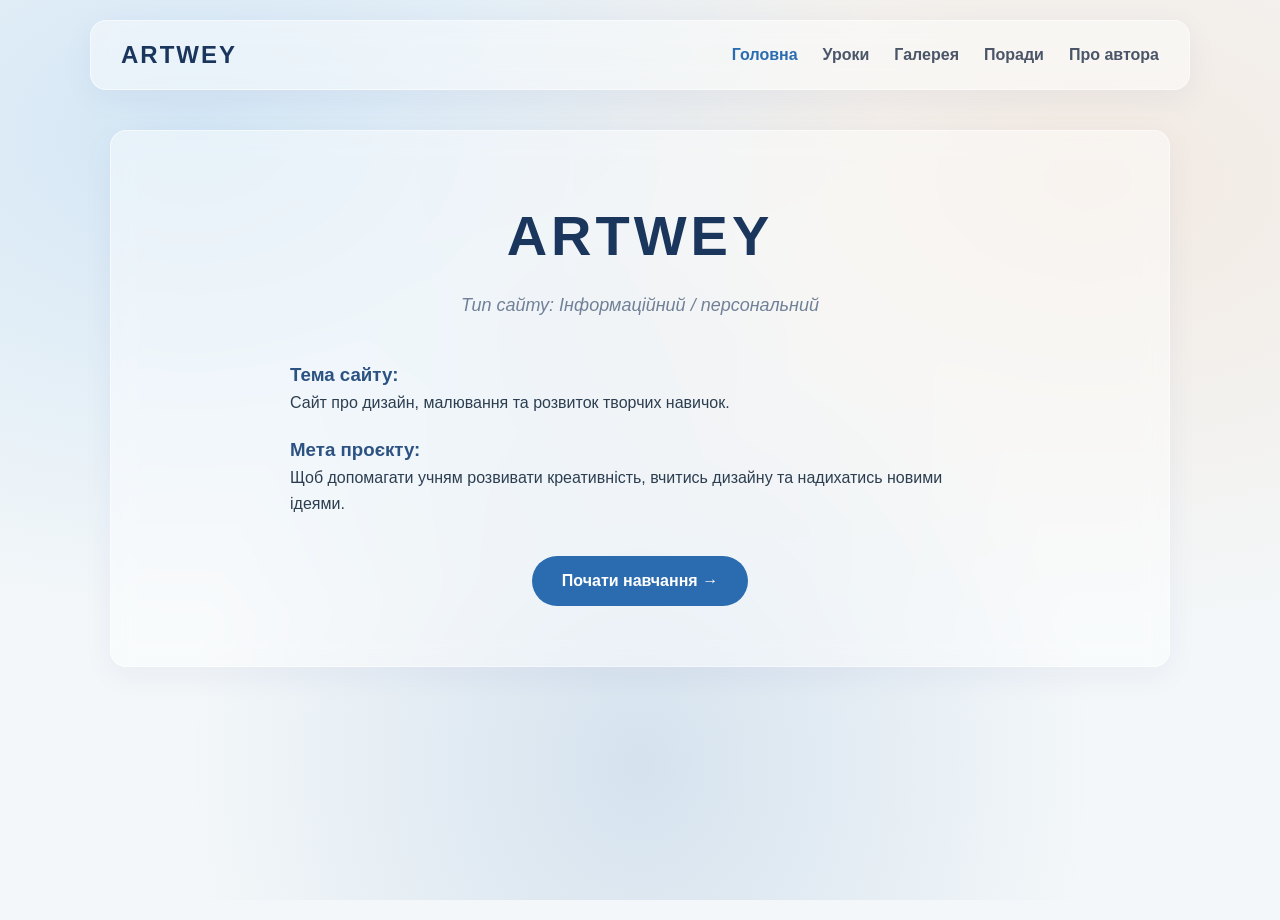
<file: index.html>
<!DOCTYPE html>
<html lang="uk">
<head>
    <meta charset="UTF-8">
    <meta name="viewport" content="width=device-width, initial-scale=1.0">
    <title>ARTWEY | Головна</title>
    <style>
        * { box-sizing: border-box; margin: 0; padding: 0; }
        body {
            font-family: 'Segoe UI', Tahoma, Geneva, Verdana, sans-serif;
            color: #2c3e50; min-height: 100vh; line-height: 1.6;
            background-color: #f3f7f9;
            background-image:
                radial-gradient(at 15% 15%, rgba(66, 153, 225, 0.18) 0px, transparent 45%),
                radial-gradient(at 85% 20%, rgba(237, 137, 54, 0.12) 0px, transparent 45%),
                radial-gradient(at 50% 85%, rgba(43, 108, 176, 0.15) 0px, transparent 50%);
            background-attachment: fixed;
        }
        .container { max-width: 1100px; margin: 40px auto; padding: 0 20px; }
        .card-glass {
            background: rgba(255, 255, 255, 0.45);
            backdrop-filter: blur(12px); -webkit-backdrop-filter: blur(12px);
            border: 1px solid rgba(255, 255, 255, 0.5); border-radius: 16px;
            box-shadow: 0 8px 32px 0 rgba(31, 38, 135, 0.05);
        }
        .navbar { display: flex; justify-content: space-between; align-items: center; margin: 20px auto; padding: 15px 30px; max-width: 1100px; }
        .logo { font-size: 24px; font-weight: 800; letter-spacing: 2px; color: #1a365d; }
        .nav-links { display: flex; list-style: none; gap: 25px; }
        .nav-links a { text-decoration: none; color: #4a5568; font-weight: 600; transition: color 0.3s; }
        .nav-links a:hover, .nav-links a.active { color: #2b6cb0; }
        .hero { padding: 60px; text-align: center; }
        .hero h1 { font-size: 56px; letter-spacing: 4px; color: #1a365d; margin-bottom: 10px; }
        .subtitle { font-size: 18px; color: #718096; margin-bottom: 40px; font-style: italic; }
        .project-info { text-align: left; max-width: 700px; margin: 0 auto 40px auto; }
        .project-info h3 { margin-top: 20px; color: #2c5282; }
        .btn-start { display: inline-block; padding: 12px 30px; background: #2b6cb0; color: white; text-decoration: none; font-weight: 600; border-radius: 30px; transition: background 0.3s, transform 0.2s; }
        .btn-start:hover { background: #2c5282; transform: translateY(-2px); }

        @media (max-width: 768px) {
            .navbar { flex-direction: column; gap: 15px; padding: 15px; }
            .nav-links { flex-wrap: wrap; justify-content: center; gap: 15px; }
            .container { margin: 15px auto; padding: 0 10px; }
            .hero { padding: 30px 20px; }
            .hero h1 { font-size: 38px; }
        }
    </style>
</head>
<body>
    <header>
        <nav class="navbar card-glass">
            <div class="logo">ARTWEY</div>
            <ul class="nav-links">
                <li><a href="index.html" class="active">Головна</a></li>
                <li><a href="lessons.html">Уроки</a></li>
                <li><a href="gallery.html">Галерея</a></li>
                <li><a href="tips.html">Поради</a></li>
                <li><a href="about.html">Про автора</a></li>
            </ul>
        </nav>
    </header>
    <main class="container">
        <section class="hero card-glass">
            <h1>ARTWEY</h1>
            <p class="subtitle">Тип сайту: Інформаційний / персональний</p>
            <div class="project-info">
                <h3>Тема сайту:</h3>
                <p>Сайт про дизайн, малювання та розвиток творчих навичок.</p>
                <h3>Мета проєкту:</h3>
                <p>Щоб допомагати учням розвивати креативність, вчитись дизайну та надихатись новими ідеями.</p>
            </div>
            <a href="lessons.html" class="btn-start">Почати навчання →</a>
        </section>
    </main>
</body>
</html>
</file>
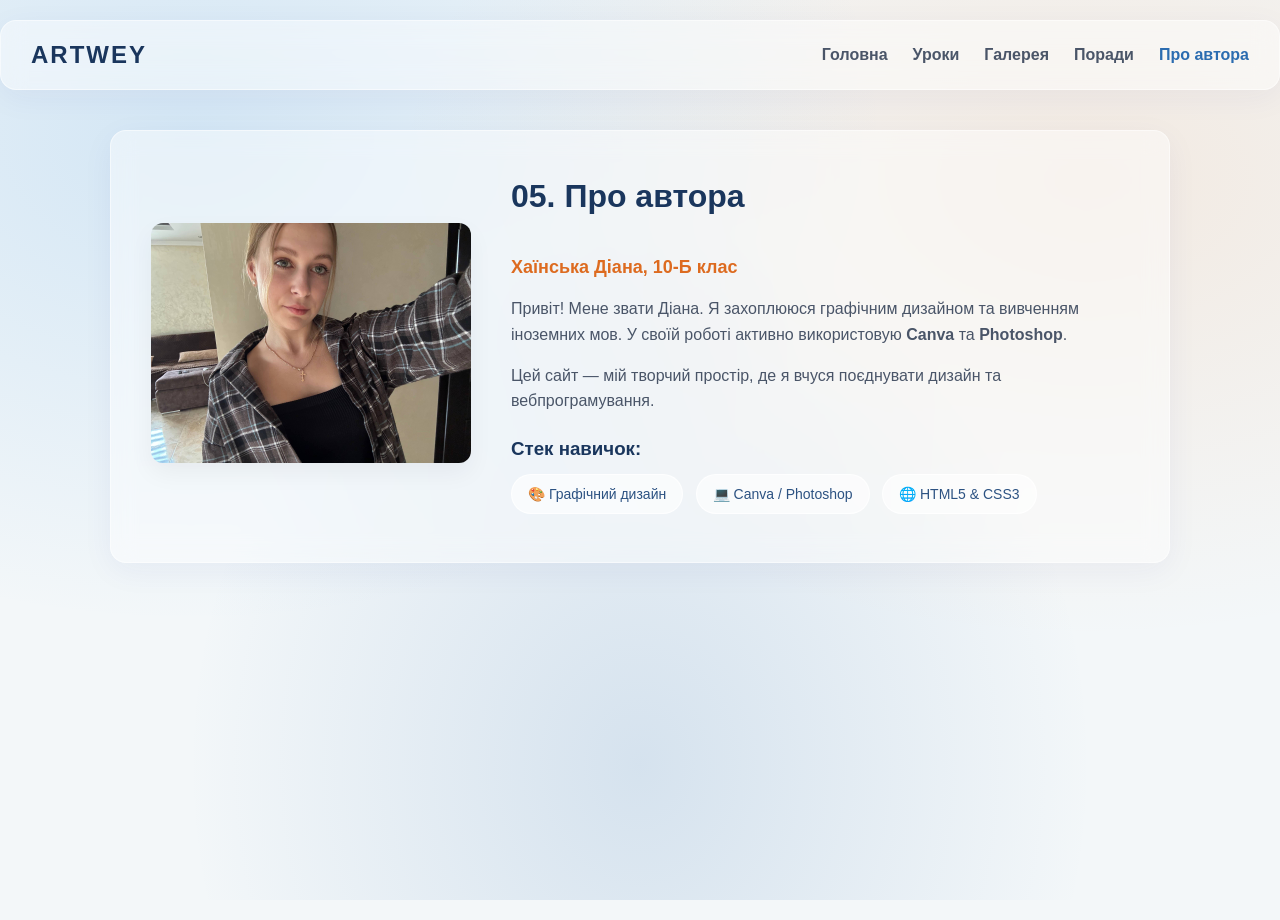
<file: about.html>
<!DOCTYPE html>
<html lang="uk">
<head>
    <meta charset="UTF-8">
    <meta name="viewport" content="width=device-width, initial-scale=1.0">
    <title>ARTWEY | Про автора</title>
    <link rel="stylesheet" href="style.css">
</head>
<body>

    <header>
        <nav class="navbar card-glass">
            <div class="logo">ARTWEY</div>
            <ul class="nav-links">
                <li><a href="index.html">Головна</a></li>
                <li><a href="lessons.html">Уроки</a></li>
                <li><a href="gallery.html">Галерея</a></li>
                <li><a href="tips.html">Поради</a></li>
                <li><a href="about.html" class="active">Про автора</a></li>
            </ul>
        </nav>
    </header>

    <main class="container">
        <section class="about-section card-glass">
            <div class="about-grid">
                <div class="about-photo">
                    <img src="photo.jpg" alt="Хаїнська Діана">
                </div>

                <div class="about-info">
                    <h2 class="section-title">05. Про автора</h2>
                    <p class="author-name">Хаїнська Діана, 10-Б клас</p>

                    <div class="about-text">
                        <p>Привіт! Мене звати Діана. Я захоплююся графічним дизайном та вивченням іноземних мов. У своїй роботі активно використовую <strong>Canva</strong> та <strong>Photoshop</strong>.</p>
                        <p>Цей сайт — мій творчий простір, де я вчуся поєднувати дизайн та вебпрограмування.</p>
                    </div>

                    <div class="skills-block">
                        <h3>Стек навичок:</h3>
                        <ul class="skills-list">
                            <li>🎨 Графічний дизайн</li>
                            <li>💻 Canva / Photoshop</li>
                            <li>🌐 HTML5 & CSS3</li>
                        </ul>
                    </div>
                </div>
            </div>
        </section>
    </main>

</body>
</html>
</file>
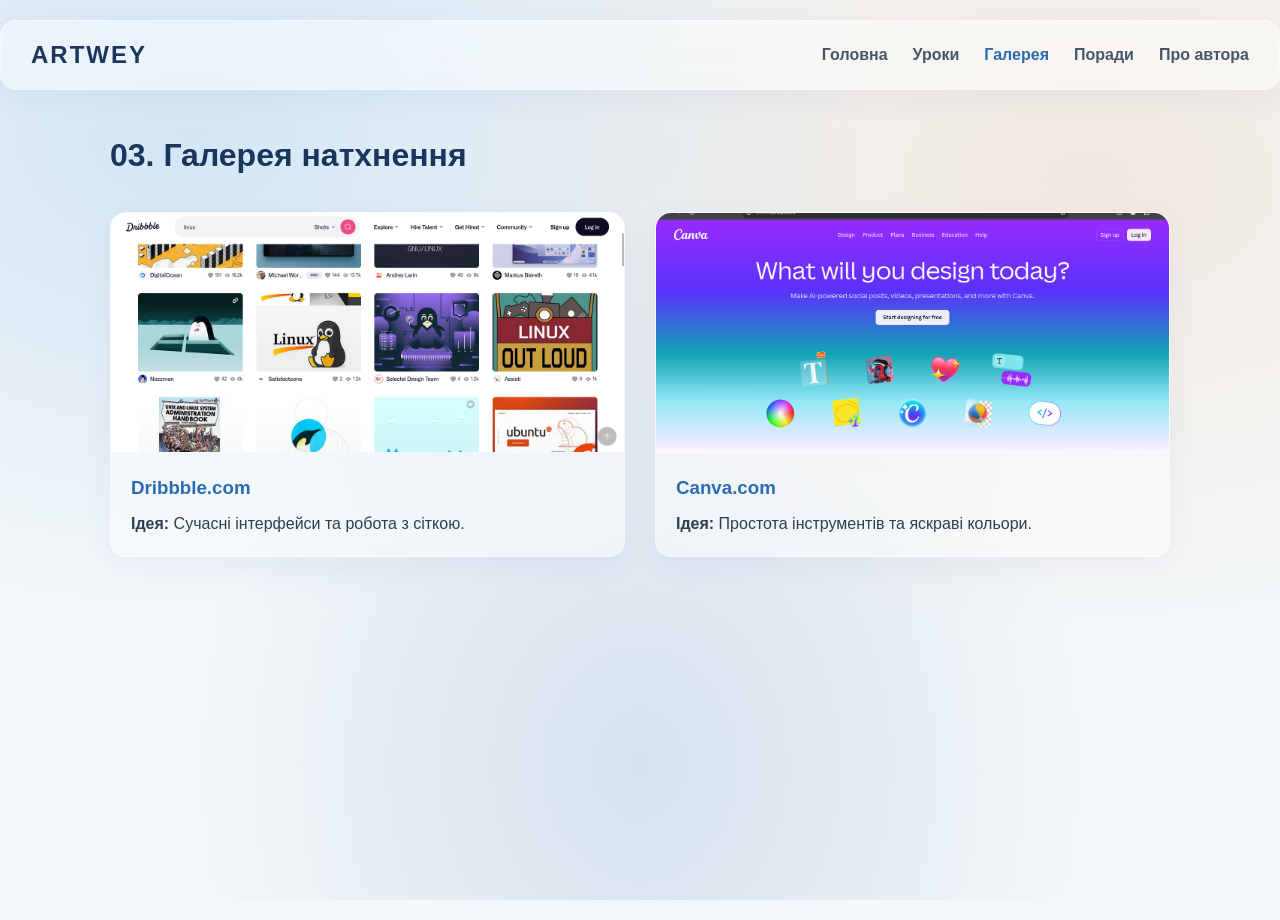
<file: gallery.html>
<!DOCTYPE html>
<html lang="uk">
<head>
    <meta charset="UTF-8">
    <meta name="viewport" content="width=device-width, initial-scale=1.0">
    <title>ARTWEY | Галерея</title>
    <link rel="stylesheet" href="style.css">
</head>
<body>

    <header>
        <nav class="navbar card-glass">
            <div class="logo">ARTWEY</div>
            <ul class="nav-links">
                <li><a href="index.html">Головна</a></li>
                <li><a href="lessons.html">Уроки</a></li>
                <li><a href="gallery.html" class="active">Галерея</a></li>
                <li><a href="tips.html">Поради</a></li>
                <li><a href="about.html">Про автора</a></li>
            </ul>
        </nav>
    </header>

    <main class="container">
        <section class="gallery-section">
            <h2 class="section-title">03. Галерея натхнення</h2>

            <div class="inspiration-grid">
                <div class="inspiration-card card-glass">
                    <div class="card-image">
                        <img src="dribbble.png" alt="Dribbble Inspiration">
                    </div>
                    <div class="card-text">
                        <h3>Dribbble.com</h3>
                        <p><strong>Ідея:</strong> Сучасні інтерфейси та робота з сіткою.</p>
                    </div>
                </div>

                <div class="inspiration-card card-glass">
                    <div class="card-image">
                        <img src="canva.png" alt="Canva Design">
                    </div>
                    <div class="card-text">
                        <h3>Canva.com</h3>
                        <p><strong>Ідея:</strong> Простота інструментів та яскраві кольори.</p>
                    </div>
                </div>
            </div>
        </section>
    </main>

</body>
</html>
</file>
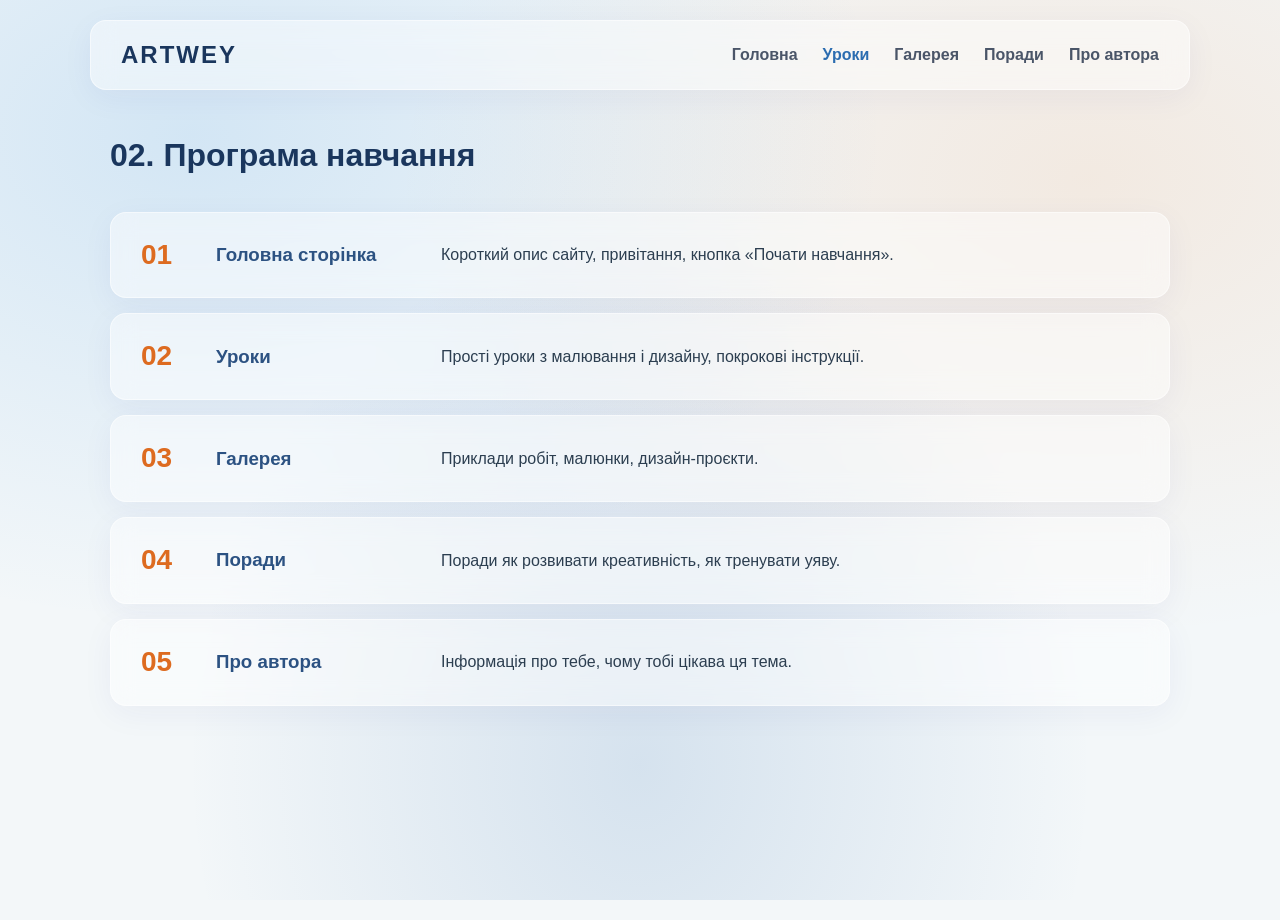
<file: lessons.html>
<!DOCTYPE html>
<html lang="uk">
<head>
    <meta charset="UTF-8">
    <meta name="viewport" content="width=device-width, initial-scale=1.0">
    <title>ARTWEY | Уроки</title>
    <style>
        * { box-sizing: border-box; margin: 0; padding: 0; }
        body {
            font-family: 'Segoe UI', Tahoma, Geneva, Verdana, sans-serif;
            color: #2c3e50; min-height: 100vh; line-height: 1.6;
            background-color: #f3f7f9;
            background-image:
                radial-gradient(at 15% 15%, rgba(66, 153, 225, 0.18) 0px, transparent 45%),
                radial-gradient(at 85% 20%, rgba(237, 137, 54, 0.12) 0px, transparent 45%),
                radial-gradient(at 50% 85%, rgba(43, 108, 176, 0.15) 0px, transparent 50%);
            background-attachment: fixed;
        }
        .container { max-width: 1100px; margin: 40px auto; padding: 0 20px; }
        .card-glass {
            background: rgba(255, 255, 255, 0.45);
            backdrop-filter: blur(12px); -webkit-backdrop-filter: blur(12px);
            border: 1px solid rgba(255, 255, 255, 0.5); border-radius: 16px;
            box-shadow: 0 8px 32px 0 rgba(31, 38, 135, 0.05);
        }
        .navbar { display: flex; justify-content: space-between; align-items: center; margin: 20px auto; padding: 15px 30px; max-width: 1100px; }
        .logo { font-size: 24px; font-weight: 800; letter-spacing: 2px; color: #1a365d; }
        .nav-links { display: flex; list-style: none; gap: 25px; }
        .nav-links a { text-decoration: none; color: #4a5568; font-weight: 600; transition: color 0.3s; }
        .nav-links a:hover, .nav-links a.active { color: #2b6cb0; }
        .section-title { font-size: 32px; color: #1a365d; margin-bottom: 30px; }
        .lessons-list { display: flex; flex-direction: column; gap: 15px; }
        .lesson-card { display: flex; align-items: center; padding: 20px 30px; gap: 25px; }
        .step-num { font-size: 28px; font-weight: bold; color: #dd6b20; min-width: 50px; }
        .lesson-card h3 { min-width: 200px; color: #2c5282; }

        @media (max-width: 768px) {
            .navbar { flex-direction: column; gap: 15px; padding: 15px; }
            .nav-links { flex-wrap: wrap; justify-content: center; gap: 15px; }
            .container { margin: 15px auto; padding: 0 10px; }
            .lesson-card { flex-direction: column; align-items: flex-start; gap: 10px; padding: 20px; }
            .lesson-card h3 { min-width: auto; }
            .section-title { font-size: 26px; margin-bottom: 20px; }
        }
    </style>
</head>
<body>
    <header>
        <nav class="navbar card-glass">
            <div class="logo">ARTWEY</div>
            <ul class="nav-links">
                <li><a href="index.html">Головна</a></li>
                <li><a href="lessons.html" class="active">Уроки</a></li>
                <li><a href="gallery.html">Галерея</a></li>
                <li><a href="tips.html">Поради</a></li>
                <li><a href="about.html">Про автора</a></li>
            </ul>
        </nav>
    </header>
    <main class="container">
        <section class="lessons-section">
            <h2 class="section-title">02. Програма навчання</h2>
            <div class="lessons-list">
                <div class="lesson-card card-glass">
                    <span class="step-num">01</span>
                    <h3>Головна сторінка</h3>
                    <p>Короткий опис сайту, привітання, кнопка «Почати навчання».</p>
                </div>
                <div class="lesson-card card-glass">
                    <span class="step-num">02</span>
                    <h3>Уроки</h3>
                    <p>Прості уроки з малювання і дизайну, покрокові інструкції.</p>
                </div>
                <div class="lesson-card card-glass">
                    <span class="step-num">03</span>
                    <h3>Галерея</h3>
                    <p>Приклади робіт, малюнки, дизайн-проєкти.</p>
                </div>
                <div class="lesson-card card-glass">
                    <span class="step-num">04</span>
                    <h3>Поради</h3>
                    <p>Поради як розвивати креативність, як тренувати уяву.</p>
                </div>
                <div class="lesson-card card-glass">
                    <span class="step-num">05</span>
                    <h3>Про автора</h3>
                    <p>Інформація про тебе, чому тобі цікава ця тема.</p>
                </div>
            </div>
        </section>
    </main>
</body>
</html>
</file>
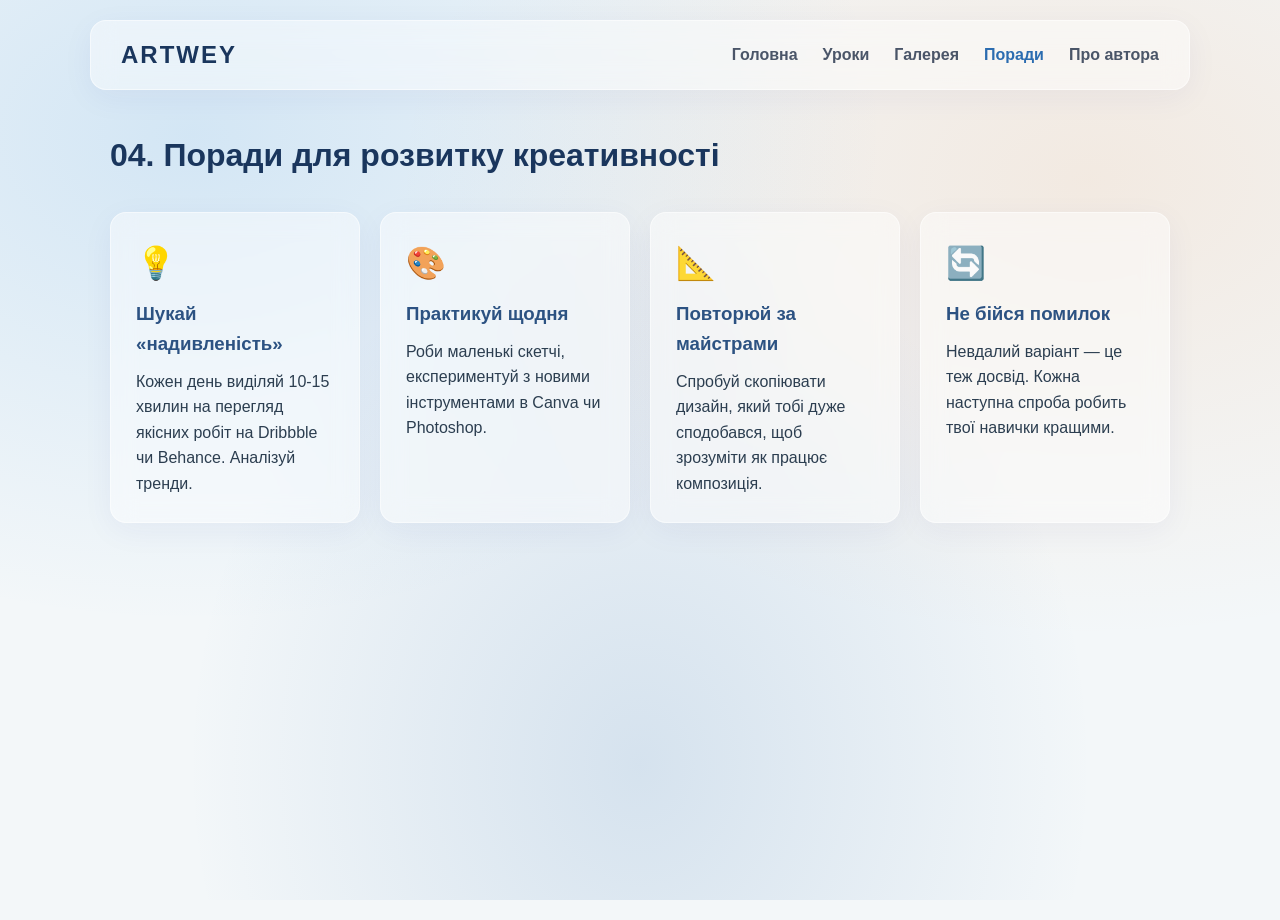
<file: tips.html>
<!DOCTYPE html>
<html lang="uk">
<head>
    <meta charset="UTF-8">
    <meta name="viewport" content="width=device-width, initial-scale=1.0">
    <title>ARTWEY | Поради</title>
    <style>
        * { box-sizing: border-box; margin: 0; padding: 0; }
        body {
            font-family: 'Segoe UI', Tahoma, Geneva, Verdana, sans-serif;
            color: #2c3e50; min-height: 100vh; line-height: 1.6;
            background-color: #f3f7f9;
            background-image:
                radial-gradient(at 15% 15%, rgba(66, 153, 225, 0.18) 0px, transparent 45%),
                radial-gradient(at 85% 20%, rgba(237, 137, 54, 0.12) 0px, transparent 45%),
                radial-gradient(at 50% 85%, rgba(43, 108, 176, 0.15) 0px, transparent 50%);
            background-attachment: fixed;
        }
        .container { max-width: 1100px; margin: 40px auto; padding: 0 20px; }
        .card-glass {
            background: rgba(255, 255, 255, 0.45);
            backdrop-filter: blur(12px); -webkit-backdrop-filter: blur(12px);
            border: 1px solid rgba(255, 255, 255, 0.5); border-radius: 16px;
            box-shadow: 0 8px 32px 0 rgba(31, 38, 135, 0.05);
        }
        .navbar { display: flex; justify-content: space-between; align-items: center; margin: 20px auto; padding: 15px 30px; max-width: 1100px; }
        .logo { font-size: 24px; font-weight: 800; letter-spacing: 2px; color: #1a365d; }
        .nav-links { display: flex; list-style: none; gap: 25px; }
        .nav-links a { text-decoration: none; color: #4a5568; font-weight: 600; transition: color 0.3s; }
        .nav-links a:hover, .nav-links a.active { color: #2b6cb0; }
        .section-title { font-size: 32px; color: #1a365d; margin-bottom: 30px; }
        .tips-grid { display: grid; grid-template-columns: repeat(auto-fit, minmax(220px, 1fr)); gap: 20px; margin-top: 20px; }
        .tip-card { padding: 25px; text-align: left; }
        .tip-icon { font-size: 32px; display: block; margin-bottom: 10px; }
        .tip-card h3 { color: #2c5282; margin-bottom: 10px; }

        @media (max-width: 768px) {
            .navbar { flex-direction: column; gap: 15px; padding: 15px; }
            .nav-links { flex-wrap: wrap; justify-content: center; gap: 15px; }
            .container { margin: 15px auto; padding: 0 10px; }
            .tips-grid { grid-template-columns: 1fr; gap: 15px; }
        }
    </style>
</head>
<body>
    <header>
        <nav class="navbar card-glass">
            <div class="logo">ARTWEY</div>
            <ul class="nav-links">
                <li><a href="index.html">Головна</a></li>
                <li><a href="lessons.html">Уроки</a></li>
                <li><a href="gallery.html">Галерея</a></li>
                <li><a href="tips.html" class="active">Поради</a></li>
                <li><a href="about.html">Про автора</a></li>
            </ul>
        </nav>
    </header>
    <main class="container">
        <section class="tips-section">
            <h2 class="section-title">04. Поради для розвитку креативності</h2>
            <div class="tips-grid">
                <div class="tip-card card-glass">
                    <span class="tip-icon">💡</span>
                    <h3>Шукай «надивленість»</h3>
                    <p>Кожен день виділяй 10-15 хвилин на перегляд якісних робіт на Dribbble чи Behance. Аналізуй тренди.</p>
                </div>
                <div class="tip-card card-glass">
                    <span class="tip-icon">🎨</span>
                    <h3>Практикуй щодня</h3>
                    <p>Роби маленькі скетчі, експериментуй з новими інструментами в Canva чи Photoshop.</p>
                </div>
                <div class="tip-card card-glass">
                    <span class="tip-icon">📐</span>
                    <h3>Повторюй за майстрами</h3>
                    <p>Спробуй скопіювати дизайн, який тобі дуже сподобався, щоб зрозуміти як працює композиція.</p>
                </div>
                <div class="tip-card card-glass">
                    <span class="tip-icon">🔄</span>
                    <h3>Не бійся помилок</h3>
                    <p>Невдалий варіант — це теж досвід. Кожна наступна спроба робить твої навички кращими.</p>
                </div>
            </div>
        </section>
    </main>
</body>
</html>
</file>
<file: style.css>
/* Загальні стилі */
* {
    box-sizing: border-box;
    margin: 0;
    padding: 0;
}

body {
    font-family: 'Segoe UI', Tahoma, Geneva, Verdana, sans-serif;
    color: #2c3e50;
    min-height: 100vh;
    line-height: 1.6;

    /* Фон-градієнт */
    background-color: #f3f7f9;
    background-image:
    radial-gradient(at 15% 15%, rgba(66, 153, 225, 0.18) 0px, transparent 45%),
    radial-gradient(at 85% 20%, rgba(237, 137, 54, 0.12) 0px, transparent 45%),
    radial-gradient(at 50% 85%, rgba(43, 108, 176, 0.15) 0px, transparent 50%);
    background-attachment: fixed;
}

.container {
    max-width: 1100px;
    margin: 40px auto;
    padding: 0 20px;
}

/* Ефект матового скла */
.card-glass {
    background: rgba(255, 255, 255, 0.45);
    backdrop-filter: blur(12px);
    -webkit-backdrop-filter: blur(12px);
    border: 1px solid rgba(255, 255, 255, 0.5);
    border-radius: 16px;
    box-shadow: 0 8px 32px 0 rgba(31, 38, 135, 0.05);
}

/* Навігація */
.navbar {
    display: flex;
    justify-content: space-between;
    align-items: center;
    margin: 20px auto;
    padding: 15px 30px;
}

.logo {
    font-size: 24px;
    font-weight: 800;
    letter-spacing: 2px;
    color: #1a365d;
}

.nav-links {
    display: flex;
    list-style: none;
    gap: 25px;
}

.nav-links a {
    text-decoration: none;
    color: #4a5568;
    font-weight: 600;
    transition: color 0.3s ease;
}

.nav-links a:hover, .nav-links a.active {
    color: #2b6cb0;
}

/* Заголовки */
.section-title {
    font-size: 32px;
    color: #1a365d;
    margin-bottom: 30px;
}

/* СІТКА ГАЛЕРЕЇ */
.inspiration-grid {
    display: grid;
    grid-template-columns: 1fr 1fr;
    gap: 30px;
}

.inspiration-card {
    display: flex;
    flex-direction: column;
    overflow: hidden;
}

.card-image {
    width: 100%;
    height: 240px;
    overflow: hidden;
    border-bottom: 1px solid rgba(255,255,255,0.3);
}

.card-image img {
    width: 100%;
    height: 100%;
    object-fit: cover;
}

.card-text {
    padding: 20px;
}

.card-text h3 {
    color: #2b6cb0;
    margin-bottom: 8px;
}

/* СТОРІНКА ПРО МЕНЕ */
.about-section {
    padding: 40px;
}

.about-grid {
    display: grid;
    grid-template-columns: 320px 1fr;
    gap: 40px;
    align-items: center;
}

.about-photo img {
    width: 100%;
    height: auto;
    border-radius: 12px;
    box-shadow: 0 10px 25px rgba(0,0,0,0.05);
}

.author-name {
    font-size: 18px;
    color: #dd6b20;
    font-weight: 600;
    margin-bottom: 15px;
}

.about-text p {
    margin-bottom: 15px;
    color: #4a5568;
}

.skills-block h3 {
    color: #1a365d;
    margin: 20px 0 10px 0;
}

.skills-list {
    list-style: none;
}

.skills-list li {
    display: inline-block;
    padding: 8px 16px;
    background: rgba(255, 255, 255, 0.6);
    margin: 0 8px 8px 0;
    border-radius: 20px;
    font-weight: 500;
    font-size: 14px;
    color: #2c5282;
    border: 1px solid rgba(255,255,255,0.8);
}

/* Адаптивність під мобільні */
@media (max-width: 768px) {
    .navbar {
        flex-direction: column;
        gap: 15px;
    }
    .nav-links {
        flex-wrap: wrap;
        justify-content: center;
    }
    .inspiration-grid, .about-grid {
        grid-template-columns: 1fr;
    }
    .about-photo {
        max-width: 260px;
        margin: 0 auto;
    }
}
</file>
